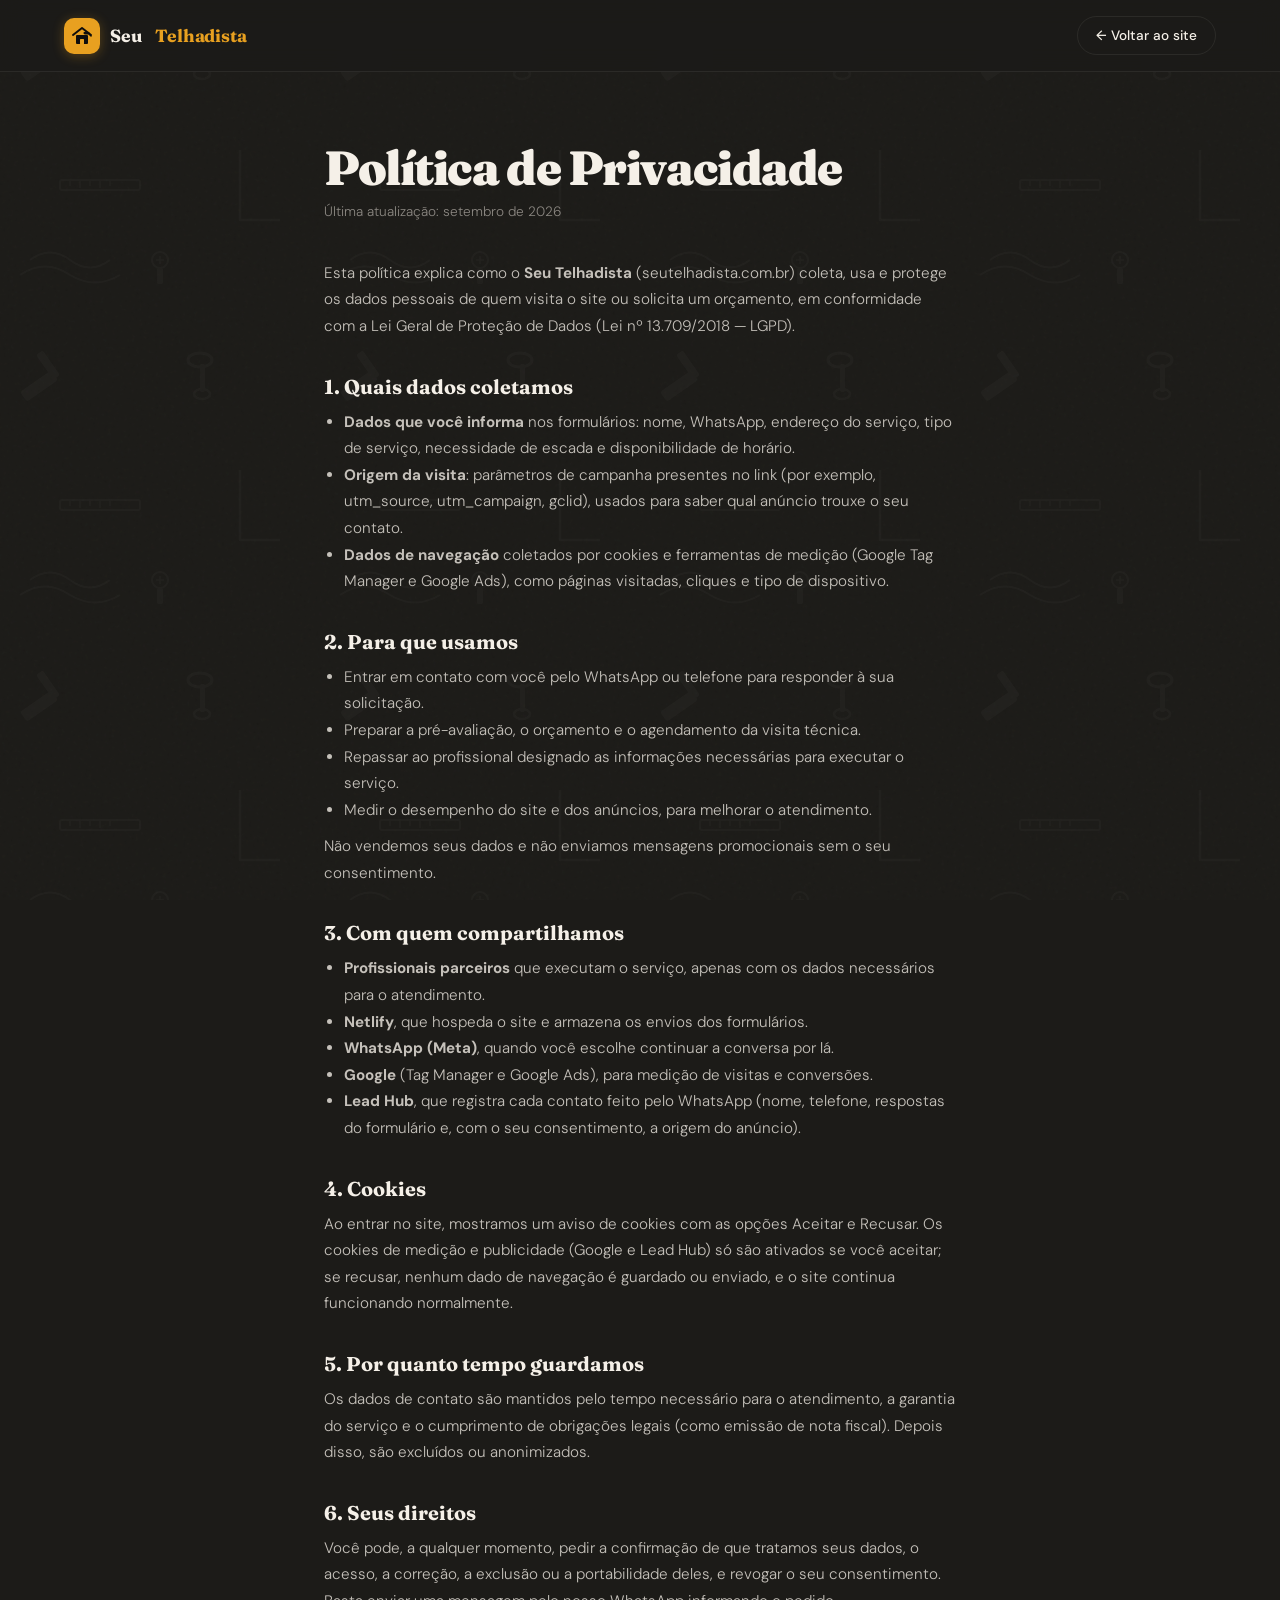
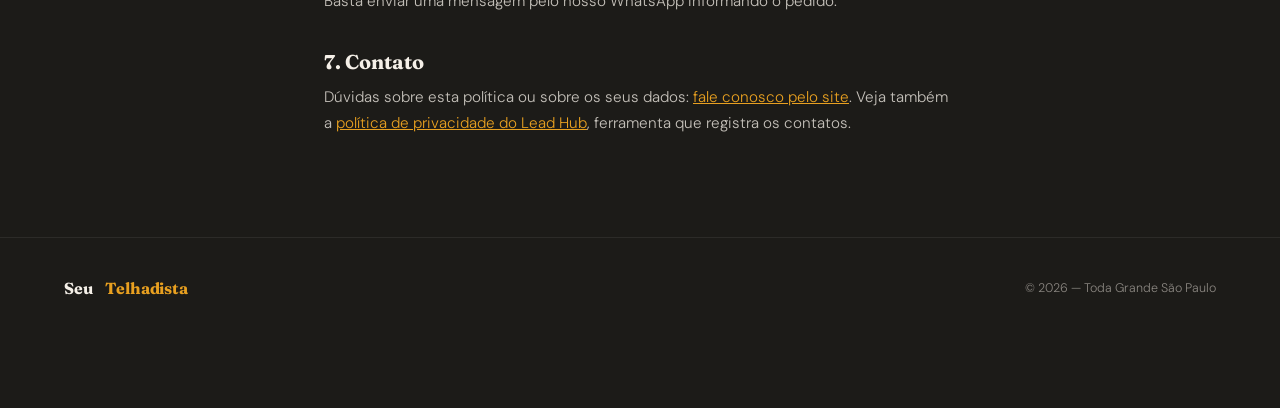
<file: privacidade.html>
<!DOCTYPE html>
<html lang="pt-BR">
<head>
  <meta charset="UTF-8" />
  <meta name="viewport" content="width=device-width, initial-scale=1.0"/>
  <title>Política de Privacidade | Seu Telhadista</title>
  <meta name="description" content="Como o Seu Telhadista coleta, usa e protege os seus dados pessoais.">
  <link rel="canonical" href="https://seutelhadista.com.br/privacidade.html">
  <link rel="icon" type="image/png" href="assets/favicon.png"/>
  <meta name="robots" content="noindex, follow">
  <link rel="preconnect" href="https://fonts.googleapis.com">
  <link rel="preconnect" href="https://fonts.gstatic.com" crossorigin>
  <link href="https://fonts.googleapis.com/css2?family=Fraunces:wght@700;900&family=DM+Sans:wght@300;400;500;600&display=swap" rel="stylesheet">
  <link rel="stylesheet" href="styles.css">

  <!-- Lead Hub -->
  <script src="https://leadinghub.netlify.app/tracker.js" data-key="pk_a97a2673c0844746a6a62eaeb35a6b3b" data-consent="banner" async></script>
  <!-- Fim Lead Hub -->
</head>
<body>

<nav>
  <a href="/" class="logo">
    <div class="logo-mark">
      <svg width="22" height="22" viewBox="0 0 22 22" fill="none" xmlns="http://www.w3.org/2000/svg">
        <path d="M2 10L11 3L20 10" stroke="#0f0e0d" stroke-width="2" stroke-linecap="round" stroke-linejoin="round"/>
        <rect x="5" y="10" width="12" height="9" rx="1" fill="#0f0e0d"/>
        <rect x="9" y="14" width="4" height="5" rx="0.5" fill="#e8a020"/>
        <ellipse cx="15.5" cy="8" rx="3" ry="1.5" fill="#0f0e0d"/>
        <line x1="18" y1="9" x2="20" y2="11" stroke="#0f0e0d" stroke-width="1.5" stroke-linecap="round"/>
      </svg>
    </div>
    Seu&nbsp;<span>Telhadista</span>
  </a>
  <a href="/" class="btn-ghost" style="display:inline-flex">← Voltar ao site</a>
</nav>

<main class="legal">
  <h1>Política de Privacidade</h1>
  <p class="legal-updated">Última atualização: setembro de 2026</p>

  <p>Esta política explica como o <strong>Seu Telhadista</strong> (seutelhadista.com.br) coleta, usa e protege os dados pessoais de quem visita o site ou solicita um orçamento, em conformidade com a Lei Geral de Proteção de Dados (Lei nº 13.709/2018 — LGPD).</p>

  <h2>1. Quais dados coletamos</h2>
  <ul>
    <li><strong>Dados que você informa</strong> nos formulários: nome, WhatsApp, endereço do serviço, tipo de serviço, necessidade de escada e disponibilidade de horário.</li>
    <li><strong>Origem da visita</strong>: parâmetros de campanha presentes no link (por exemplo, utm_source, utm_campaign, gclid), usados para saber qual anúncio trouxe o seu contato.</li>
    <li><strong>Dados de navegação</strong> coletados por cookies e ferramentas de medição (Google Tag Manager e Google Ads), como páginas visitadas, cliques e tipo de dispositivo.</li>
  </ul>

  <h2>2. Para que usamos</h2>
  <ul>
    <li>Entrar em contato com você pelo WhatsApp ou telefone para responder à sua solicitação.</li>
    <li>Preparar a pré-avaliação, o orçamento e o agendamento da visita técnica.</li>
    <li>Repassar ao profissional designado as informações necessárias para executar o serviço.</li>
    <li>Medir o desempenho do site e dos anúncios, para melhorar o atendimento.</li>
  </ul>
  <p>Não vendemos seus dados e não enviamos mensagens promocionais sem o seu consentimento.</p>

  <h2>3. Com quem compartilhamos</h2>
  <ul>
    <li><strong>Profissionais parceiros</strong> que executam o serviço, apenas com os dados necessários para o atendimento.</li>
    <li><strong>Netlify</strong>, que hospeda o site e armazena os envios dos formulários.</li>
    <li><strong>WhatsApp (Meta)</strong>, quando você escolhe continuar a conversa por lá.</li>
    <li><strong>Google</strong> (Tag Manager e Google Ads), para medição de visitas e conversões.</li>
    <li><strong>Lead Hub</strong>, que registra cada contato feito pelo WhatsApp (nome, telefone, respostas do formulário e, com o seu consentimento, a origem do anúncio).</li>
  </ul>

  <h2>4. Cookies</h2>
  <p>Ao entrar no site, mostramos um aviso de cookies com as opções Aceitar e Recusar. Os cookies de medição e publicidade (Google e Lead Hub) só são ativados se você aceitar; se recusar, nenhum dado de navegação é guardado ou enviado, e o site continua funcionando normalmente.</p>

  <h2>5. Por quanto tempo guardamos</h2>
  <p>Os dados de contato são mantidos pelo tempo necessário para o atendimento, a garantia do serviço e o cumprimento de obrigações legais (como emissão de nota fiscal). Depois disso, são excluídos ou anonimizados.</p>

  <h2>6. Seus direitos</h2>
  <p>Você pode, a qualquer momento, pedir a confirmação de que tratamos seus dados, o acesso, a correção, a exclusão ou a portabilidade deles, e revogar o seu consentimento. Basta enviar uma mensagem pelo nosso WhatsApp informando o pedido.</p>

  <h2>7. Contato</h2>
  <p>Dúvidas sobre esta política ou sobre os seus dados: <a href="/#orcamento">fale conosco pelo site</a>. Veja também a <a href="https://leadinghub.netlify.app/privacidade/pk_a97a2673c0844746a6a62eaeb35a6b3b" target="_blank" rel="noopener">política de privacidade do Lead Hub</a>, ferramenta que registra os contatos.</p>
</main>

<footer>
  <a href="/" class="logo">Seu&nbsp;<span>Telhadista</span></a>
  <p>© 2026 — Toda Grande São Paulo</p>
</footer>

</body>
</html>
</file>
<file: styles.css>
*, *::before, *::after { box-sizing: border-box; margin: 0; padding: 0; }

:root {
  --ink:     #0f0e0d;
  --stone:   #1c1b18;
  --warm:    #2a2825;
  --amber:   #e8a020;
  --amber2:  #f5c15e;
  --cream:   #f5f0e8;
  --muted:   #8a8680;
  --border:  rgba(255,255,255,0.07);
  --green:   #25D366;
  --green2:  #20bc5a;
  --r:       6px;
}

html { scroll-behavior: smooth; }

body {
  font-family: 'DM Sans', sans-serif;
  background: var(--stone);
  color: var(--cream);
  min-height: 100vh;
  overflow-x: hidden;
  -webkit-font-smoothing: antialiased;
}

body.modal-open { overflow: hidden; }

a { color: inherit; }

/* ── NOISE TEXTURE OVERLAY ── */
body::before {
  content: '';
  position: fixed; inset: 0; z-index: 0; pointer-events: none;
  background-image: url("data:image/svg+xml,%3Csvg viewBox='0 0 256 256' xmlns='http://www.w3.org/2000/svg'%3E%3Cfilter id='n'%3E%3CfeTurbulence type='fractalNoise' baseFrequency='0.9' numOctaves='4' stitchTiles='stitch'/%3E%3C/filter%3E%3Crect width='100%25' height='100%25' filter='url(%23n)' opacity='0.04'/%3E%3C/svg%3E");
  opacity: 0.5;
}

/* ── CONSTRUCTION TEXTURE ── */
body::after {
  content: '';
  position: fixed; inset: 0; z-index: 0; pointer-events: none;
  background-image: url("data:image/svg+xml,%3Csvg xmlns='http://www.w3.org/2000/svg' width='320' height='320' opacity='0.022'%3E%3C!-- martelo --%3E%3Crect x='20' y='60' width='38' height='12' rx='3' fill='%23fff' transform='rotate(-35 39 66)'/%3E%3Crect x='44' y='30' width='8' height='30' rx='2' fill='%23fff' transform='rotate(-35 48 45)'/%3E%3C!-- chave inglesa --%3E%3Cellipse cx='200' cy='40' rx='12' ry='7' fill='none' stroke='%23fff' stroke-width='3'/%3E%3Crect x='200' y='44' width='5' height='28' rx='2' fill='%23fff'/%3E%3Cellipse cx='202' cy='74' rx='8' ry='5' fill='none' stroke='%23fff' stroke-width='2.5'/%3E%3C!-- régua --%3E%3Crect x='60' y='180' width='80' height='10' rx='2' fill='none' stroke='%23fff' stroke-width='2'/%3E%3Cline x1='70' y1='180' x2='70' y2='186' stroke='%23fff' stroke-width='1.5'/%3E%3Cline x1='80' y1='180' x2='80' y2='188' stroke='%23fff' stroke-width='1.5'/%3E%3Cline x1='90' y1='180' x2='90' y2='186' stroke='%23fff' stroke-width='1.5'/%3E%3Cline x1='100' y1='180' x2='100' y2='188' stroke='%23fff' stroke-width='1.5'/%3E%3Cline x1='110' y1='180' x2='110' y2='186' stroke='%23fff' stroke-width='1.5'/%3E%3C!-- esquadro --%3E%3Cpath d='M240 150 L240 220 L280 220' fill='none' stroke='%23fff' stroke-width='2.5' stroke-linejoin='round'/%3E%3C!-- parafuso --%3E%3Ccircle cx='160' cy='260' r='8' fill='none' stroke='%23fff' stroke-width='2'/%3E%3Cline x1='156' y1='260' x2='164' y2='260' stroke='%23fff' stroke-width='1.5'/%3E%3Cline x1='160' y1='256' x2='160' y2='264' stroke='%23fff' stroke-width='1.5'/%3E%3Crect x='157' y='268' width='6' height='16' rx='2' fill='%23fff'/%3E%3C!-- telha --%3E%3Cpath d='M30 260 Q50 245 70 260 Q90 275 110 260' fill='none' stroke='%23fff' stroke-width='2'/%3E%3Cpath d='M20 275 Q45 258 70 275 Q95 290 120 275' fill='none' stroke='%23fff' stroke-width='2'/%3E%3C/svg%3E");
  background-size: 320px 320px;
  background-repeat: repeat;
}

section, header, footer, nav, .marquee { position: relative; z-index: 1; }

/* ── NAVBAR ── */
nav {
  display: flex; align-items: center; justify-content: space-between;
  padding: 16px 5vw;
  border-bottom: 1px solid var(--border);
  position: sticky; top: 0; z-index: 100;
  background: rgba(28,27,24,0.92);
  backdrop-filter: blur(12px);
  -webkit-backdrop-filter: blur(12px);
}

.logo {
  font-family: 'Fraunces', serif;
  font-size: 1.1rem;
  font-weight: 700;
  letter-spacing: -0.01em;
  color: var(--cream);
  display: flex;
  align-items: center;
  gap: 10px;
  text-decoration: none;
}
.logo span { color: var(--amber); }
.logo-mark {
  width: 36px; height: 36px;
  background: var(--amber);
  border-radius: 10px;
  display: flex; align-items: center; justify-content: center;
  flex-shrink: 0;
  box-shadow: 0 2px 12px rgba(232,160,32,0.3);
}

.nav-cta { display: flex; align-items: center; gap: 10px; }

.btn-wpp {
  display: inline-flex; align-items: center; gap: 8px;
  background: var(--green);
  color: #fff;
  font-family: 'DM Sans', sans-serif;
  font-size: 0.85rem;
  font-weight: 600;
  padding: 10px 20px;
  border-radius: 100px;
  text-decoration: none;
  transition: background 0.2s, transform 0.15s;
  cursor: pointer;
  border: none;
  white-space: nowrap;
}
.btn-wpp:hover { background: var(--green2); transform: translateY(-1px); }
.btn-wpp svg { width: 16px; height: 16px; flex-shrink: 0; }

.btn-ghost {
  display: inline-flex; align-items: center; gap: 8px;
  color: var(--cream);
  font-family: 'DM Sans', sans-serif;
  font-size: 0.85rem;
  font-weight: 500;
  padding: 10px 18px;
  border-radius: 100px;
  border: 1px solid var(--border);
  text-decoration: none;
  transition: border-color 0.2s, background 0.2s;
}
.btn-ghost:hover { border-color: var(--amber); background: rgba(232,160,32,0.06); }

/* ── BUTTONS ── */
.btn-primary {
  display: inline-flex; align-items: center; justify-content: center; gap: 10px;
  background: var(--amber);
  color: var(--ink);
  font-family: 'DM Sans', sans-serif;
  font-size: 1rem;
  font-weight: 600;
  padding: 16px 30px;
  border-radius: 100px;
  text-decoration: none;
  border: none;
  cursor: pointer;
  transition: background 0.2s, transform 0.15s, box-shadow 0.2s;
  box-shadow: 0 4px 24px rgba(232,160,32,0.25);
}
.btn-primary:hover { background: var(--amber2); transform: translateY(-2px); box-shadow: 0 8px 32px rgba(232,160,32,0.35); }
.btn-primary:active, .btn-submit:active, .btn-call:active { transform: scale(0.97); }

.btn-call {
  display: inline-flex; align-items: center; justify-content: center; gap: 10px;
  color: var(--cream);
  font-size: 0.95rem;
  font-weight: 500;
  text-decoration: none;
  padding: 16px 24px;
  border-radius: 100px;
  border: 1px solid rgba(255,255,255,0.18);
  transition: border-color 0.2s, background 0.2s;
}
.btn-call:hover { border-color: var(--amber); }
.btn-call-wpp { color: #fff; border-color: rgba(37,211,102,0.55); background: rgba(37,211,102,0.08); }
.btn-call-wpp svg { color: var(--green); }
.btn-call-wpp:hover { border-color: var(--green); background: rgba(37,211,102,0.14); }

.btn-call-tel svg { color: var(--amber); }
.btn-call-tel:hover { border-color: var(--amber); background: rgba(232,160,32,0.08); }

.btn-block { width: 100%; }

/* Links de ligação: área de toque generosa e sem destaque azul do iOS */
a[href^="tel:"] { -webkit-tap-highlight-color: rgba(232,160,32,0.2); touch-action: manipulation; }

/* ── HERO ── */
.hero {
  min-height: 88vh;
  display: flex; flex-direction: column; justify-content: center;
  padding: 80px 5vw 60px;
  position: relative;
  overflow: hidden;
}

.hero-photo-bg { position: absolute; inset: 0; z-index: 0; overflow: hidden; }
.hero-photo-bg img {
  width: 100%; height: 100%;
  object-fit: cover;
  object-position: center 60%;
  filter: brightness(0.12) saturate(0.4);
}
.hero > *:not(.hero-photo-bg) { position: relative; z-index: 1; }

.hero-avatar {
  display: none;
  width: 96px; height: 96px;
  border-radius: 50%;
  object-fit: cover;
  object-position: center 20%;
  background: var(--amber);
  border: 3px solid rgba(232,160,32,0.6);
  box-shadow: 0 8px 24px rgba(0,0,0,0.45);
  margin-bottom: 20px;
  animation: fadeUp 0.7s ease both;
}

.hero-badge {
  display: inline-flex; align-items: center; gap: 8px;
  border: 1px solid rgba(232,160,32,0.3);
  border-radius: 100px;
  padding: 6px 16px;
  font-size: 0.78rem;
  font-weight: 500;
  letter-spacing: 0.06em;
  text-transform: uppercase;
  color: var(--amber);
  margin-bottom: 32px;
  width: fit-content;
  animation: fadeUp 0.7s ease both;
}

.pulse-dot {
  width: 7px; height: 7px;
  background: var(--amber);
  border-radius: 50%;
  animation: pulse 2s infinite;
}
@keyframes pulse {
  0%,100% { opacity: 1; transform: scale(1); }
  50% { opacity: 0.4; transform: scale(0.7); }
}

h1 {
  font-family: 'Fraunces', serif;
  font-size: clamp(2.8rem, 7vw, 6rem);
  font-weight: 900;
  line-height: 1.0;
  letter-spacing: -0.03em;
  max-width: 780px;
  animation: fadeUp 0.7s 0.1s ease both;
}
h1 em { font-style: italic; color: var(--amber); font-weight: 300; }

.hero-sub {
  margin-top: 28px;
  font-size: 1.1rem;
  color: #a9a49d;
  max-width: 480px;
  line-height: 1.7;
  font-weight: 300;
  animation: fadeUp 0.7s 0.2s ease both;
}

.hero-actions {
  display: flex; flex-wrap: wrap; align-items: center; gap: 14px;
  margin-top: 44px;
  animation: fadeUp 0.7s 0.3s ease both;
}


.hero-trust {
  display: flex; flex-wrap: wrap; gap: 28px;
  margin-top: 60px;
  padding-top: 40px;
  border-top: 1px solid var(--border);
  animation: fadeUp 0.7s 0.4s ease both;
}
.trust-item { display: flex; flex-direction: column; }
.trust-num {
  font-family: 'Fraunces', serif;
  font-size: 2rem;
  font-weight: 900;
  color: var(--amber);
  letter-spacing: -0.03em;
  line-height: 1;
}
.trust-label { font-size: 0.8rem; color: var(--muted); margin-top: 4px; font-weight: 400; }

/* decorative grid line */
.hero::after {
  content: '';
  position: absolute;
  right: 5vw; top: 80px; bottom: 60px;
  width: 1px;
  background: linear-gradient(to bottom, transparent, var(--border) 30%, var(--border) 70%, transparent);
}

/* ── MASCOTE HERO ── */
.hero-mascote {
  position: absolute !important;
  right: 6vw;
  bottom: 0;
  z-index: 2;
  pointer-events: none;
}
.mascote-img {
  height: 340px;
  width: auto;
  display: block;
  filter: drop-shadow(0 8px 32px rgba(0,0,0,0.5));
  animation: mascoteEntrada 0.8s 0.3s ease both;
}
@keyframes mascoteEntrada {
  from { opacity: 0; transform: translateY(30px); }
  to   { opacity: 1; transform: translateY(0); }
}

/* ── MARQUEE ── */
.marquee {
  overflow: hidden;
  padding: 12px 0;
  border-top: 1px solid rgba(232,160,32,0.25);
  border-bottom: 1px solid rgba(232,160,32,0.25);
  background: rgba(232,160,32,0.08);
}
.marquee-track {
  display: flex;
  width: max-content;
  animation: scrollLeft 30s linear infinite;
}
.marquee-track span {
  white-space: nowrap;
  color: var(--amber);
  font-size: 0.8rem;
  font-weight: 600;
  letter-spacing: 0.04em;
  text-transform: uppercase;
  padding-right: 32px;
}

/* ── SECTION HEADINGS ── */
.section-label {
  font-size: 0.75rem;
  font-weight: 600;
  letter-spacing: 0.1em;
  text-transform: uppercase;
  color: var(--amber);
  margin-bottom: 20px;
}

.section-title {
  font-family: 'Fraunces', serif;
  font-size: clamp(2rem, 4vw, 3rem);
  font-weight: 900;
  letter-spacing: -0.02em;
  line-height: 1.1;
  max-width: 500px;
  margin-bottom: 60px;
}
.section-title em { color: var(--amber); font-style: italic; font-weight: 300; }

.section-hint {
  font-size: 0.85rem;
  color: var(--muted);
  margin: -44px 0 28px;
}

/* ── FLOW SECTION ── */
.flow-section {
  padding: 100px 5vw;
  border-top: 1px solid var(--border);
  background: var(--stone);
}
.flow-section .section-title { margin-bottom: 64px; }

.flow-progress {
  display: flex;
  align-items: center;
  gap: 6px;
  margin-bottom: 48px;
}
.flow-progress-dot {
  width: 6px; height: 6px;
  border-radius: 50%;
  background: var(--border);
  transition: background 0.3s, width 0.3s;
}
.flow-progress-dot.active { background: var(--amber); width: 20px; border-radius: 3px; }

.flow-steps {
  display: flex;
  align-items: flex-start;
  gap: 0;
  flex-wrap: wrap;
  row-gap: 48px;
}

.flow-arrow {
  font-size: 1.4rem;
  color: var(--amber);
  opacity: 0;
  padding: 0 4px;
  margin-top: 36px;
  flex-shrink: 0;
  transition: opacity 0.4s ease;
}
.flow-arrow.visible { opacity: 0.4; }

.flow-step {
  flex: 1;
  min-width: 160px;
  max-width: 220px;
  display: flex;
  flex-direction: column;
  gap: 10px;
  position: relative;
  opacity: 0;
  transform: translateY(24px);
  transition: opacity 0.5s ease, transform 0.5s ease;
}
.flow-step.visible { opacity: 1; transform: translateY(0); }

.flow-icon {
  width: 46px; height: 46px;
  background: rgba(255,255,255,0.05);
  border: 1px solid var(--border);
  border-radius: 12px;
  display: flex; align-items: center; justify-content: center;
  color: var(--muted);
  margin-bottom: 4px;
  transition: all 0.2s ease;
}
.flow-step:hover .flow-icon {
  background: rgba(232,160,32,0.12);
  border-color: rgba(232,160,32,0.3);
  color: var(--amber);
  transform: scale(1.08);
}
.flow-icon-amber {
  background: rgba(232,160,32,0.1);
  border-color: rgba(232,160,32,0.25);
  color: var(--amber);
}

.flow-num {
  font-family: 'Fraunces', serif;
  font-size: 0.7rem;
  font-weight: 700;
  letter-spacing: 0.1em;
  color: var(--amber);
  opacity: 0.6;
}
.flow-step h3 {
  font-family: 'Fraunces', serif;
  font-size: 1.05rem;
  font-weight: 700;
  letter-spacing: -0.01em;
  line-height: 1.2;
}
.flow-step p { font-size: 0.83rem; color: var(--muted); line-height: 1.65; font-weight: 300; }

.flow-tag {
  display: inline-block;
  font-size: 0.7rem;
  font-weight: 600;
  letter-spacing: 0.04em;
  padding: 4px 10px;
  border-radius: 100px;
  border: 1px solid var(--border);
  color: var(--muted);
  width: fit-content;
  margin-top: 2px;
}
.flow-tag-amber {
  border-color: rgba(232,160,32,0.3);
  color: var(--amber);
  background: rgba(232,160,32,0.06);
}

.flow-cta { margin-top: 64px; display: flex; justify-content: flex-start; }

@media (max-width: 900px) {
  .flow-arrow { display: none; }
  .flow-steps { flex-direction: column; gap: 0; }
  .flow-step { max-width: 100%; border-left: 2px solid var(--border); padding-left: 28px; padding-bottom: 40px; margin-left: 20px; }
  .flow-step:last-child { padding-bottom: 0; border-left-color: transparent; }
}

/* ── SERVICES ── */
.services {
  padding: 100px 5vw;
  border-top: 1px solid var(--border);
}

.services-grid {
  display: grid;
  grid-template-columns: repeat(auto-fill, minmax(280px, 1fr));
  gap: 2px;
}

.service-card {
  appearance: none;
  border: none;
  text-align: left;
  font: inherit;
  color: inherit;
  cursor: pointer;
  background: var(--warm);
  padding: 36px 32px;
  transition: background 0.2s;
  display: flex;
  flex-direction: column;
}
.service-card:hover { background: #2f2d29; }
.service-card:focus-visible { outline: 2px solid var(--amber); outline-offset: -2px; }
.service-card:first-child { border-radius: var(--r) 0 0 0; }
.service-card:last-child  { border-radius: 0 0 var(--r) var(--r); }

.service-icon {
  width: 44px; height: 44px;
  border-radius: 10px;
  background: rgba(232,160,32,0.12);
  display: flex; align-items: center; justify-content: center;
  margin-bottom: 24px;
  color: var(--amber);
}

.service-card h3 {
  font-family: 'Fraunces', serif;
  font-size: 1.3rem;
  font-weight: 700;
  margin-bottom: 12px;
  letter-spacing: -0.01em;
}
.service-card p { font-size: 0.9rem; color: var(--muted); line-height: 1.7; font-weight: 300; flex: 1; }

.service-more {
  display: inline-flex; align-items: center; gap: 6px;
  margin-top: 20px;
  font-size: 0.8rem;
  font-weight: 600;
  color: var(--amber);
}
.service-card:hover .service-more svg { transform: translateX(3px); }
.service-more svg { transition: transform 0.2s; }

.dots { display: none; justify-content: center; gap: 6px; margin-top: 18px; }
.dot {
  width: 7px; height: 7px;
  border-radius: 50%;
  background: rgba(255,255,255,0.15);
  transition: background .2s ease, width .2s ease;
}
.dot.active { background: var(--amber); width: 20px; border-radius: 4px; }

/* Carrossel horizontal no mobile */
@media (max-width: 720px) {
  .services-grid {
    display: flex;
    overflow-x: auto;
    scroll-snap-type: x mandatory;
    gap: 12px;
    margin: 0 -5vw;
    padding: 4px 5vw 8px;
    scrollbar-width: none;
  }
  .services-grid::-webkit-scrollbar { display: none; }
  .service-card {
    flex: 0 0 82%;
    scroll-snap-align: center;
    border-radius: 14px !important;
    border: 1px solid var(--border);
  }
  .dots { display: flex; }
}

/* ── REVIEWS ── */
.reviews-section {
  padding: 100px 5vw;
  border-top: 1px solid var(--border);
  background: var(--ink);
}
.reviews-grid {
  display: grid;
  grid-template-columns: repeat(auto-fill, minmax(280px, 1fr));
  gap: 2px;
  margin-top: 48px;
}
.review-card {
  background: var(--warm);
  padding: 36px 32px;
  display: flex;
  flex-direction: column;
  gap: 16px;
}
.review-stars { color: var(--amber); font-size: 1rem; letter-spacing: 2px; }
.review-text {
  font-size: 0.9rem;
  color: rgba(245,240,232,0.8);
  line-height: 1.75;
  font-weight: 300;
  font-style: italic;
  flex: 1;
}
.review-author {
  display: flex;
  align-items: center;
  gap: 12px;
  padding-top: 16px;
  border-top: 1px solid var(--border);
}
.review-avatar {
  width: 38px; height: 38px;
  background: rgba(232,160,32,0.15);
  border: 1px solid rgba(232,160,32,0.25);
  border-radius: 50%;
  display: flex; align-items: center; justify-content: center;
  font-family: 'Fraunces', serif;
  font-weight: 700;
  font-size: 1rem;
  color: var(--amber);
  flex-shrink: 0;
}
.review-author strong { display: block; font-size: 0.88rem; font-weight: 600; }
.review-author span { font-size: 0.75rem; color: var(--muted); font-weight: 300; }

.review-card-placeholder {
  background: rgba(255,255,255,0.02);
  border: 1px dashed rgba(255,255,255,0.1);
  align-items: center;
  justify-content: center;
  text-align: center;
  gap: 12px;
  min-height: 200px;
}
.review-placeholder-icon { color: var(--muted); opacity: 0.4; }
.review-card-placeholder p {
  font-family: 'Fraunces', serif;
  font-size: 1rem;
  font-weight: 700;
  color: rgba(245,240,232,0.3);
}
.review-card-placeholder span { font-size: 0.78rem; color: var(--muted); font-weight: 300; opacity: 0.6; }

/* ── TICKER GALLERY ── */
.gallery { padding: 100px 0; border-top: 1px solid var(--border); background: var(--ink); }
.gallery .section-label,
.gallery .section-title { padding: 0 5vw; }
.gallery .section-title { margin-bottom: 48px; }

.ticker-wrap { overflow: hidden; width: 100%; }
.ticker { display: flex; gap: 3px; width: max-content; }
.ticker-left  { animation: scrollLeft  28s linear infinite; }
.ticker-right { animation: scrollRight 38s linear infinite; }
.ticker:hover { animation-play-state: paused; }

@keyframes scrollLeft  { from { transform: translateX(0); } to { transform: translateX(-50%); } }
@keyframes scrollRight { from { transform: translateX(-50%); } to { transform: translateX(0); } }

.ticker-item {
  flex-shrink: 0;
  width: 320px;
  height: 230px;
  position: relative;
  overflow: hidden;
  border-radius: 4px;
}
.ticker-item-tall { height: 200px; width: 360px; }
.ticker-item img {
  width: 100%; height: 100%;
  object-fit: cover;
  transition: transform 0.5s ease, filter 0.4s;
  filter: brightness(0.8) saturate(0.85);
}
.ticker-item:hover img { transform: scale(1.06); filter: brightness(1) saturate(1.1); }
.ticker-item span {
  position: absolute;
  bottom: 12px; left: 12px;
  background: rgba(15,14,13,0.72);
  backdrop-filter: blur(6px);
  border: 1px solid var(--border);
  border-radius: 100px;
  padding: 4px 12px;
  font-size: 0.7rem;
  font-weight: 500;
  color: var(--cream);
  letter-spacing: 0.04em;
  white-space: nowrap;
}
@media (max-width: 600px) {
  .ticker-item { width: 240px; height: 180px; }
  .ticker-item-tall { width: 270px; height: 160px; }
}

/* ── FAQ ── */
.faq { padding: 100px 5vw; border-top: 1px solid var(--border); }
.faq .section-title { margin-bottom: 48px; }

.faq-grid {
  display: grid;
  grid-template-columns: 1fr 1fr;
  gap: 2px;
  align-items: start;
}
@media (max-width: 700px) { .faq-grid { grid-template-columns: 1fr; } }

.faq-item { background: var(--warm); }
.faq-item summary {
  list-style: none;
  cursor: pointer;
  padding: 24px 56px 24px 28px;
  position: relative;
  font-family: 'Fraunces', serif;
  font-size: 1.05rem;
  font-weight: 700;
  letter-spacing: -0.01em;
  line-height: 1.3;
}
.faq-item summary::-webkit-details-marker { display: none; }
.faq-item summary::after {
  content: '+';
  position: absolute;
  right: 24px; top: 50%;
  transform: translateY(-50%);
  font-family: 'DM Sans', sans-serif;
  font-size: 1.4rem;
  font-weight: 300;
  color: var(--amber);
  transition: transform 0.2s;
}
.faq-item[open] summary::after { transform: translateY(-50%) rotate(45deg); }
.faq-item summary:focus-visible { outline: 2px solid var(--amber); outline-offset: -2px; }
.faq-item p {
  padding: 0 28px 26px;
  font-size: 0.88rem;
  color: var(--muted);
  line-height: 1.7;
  font-weight: 300;
}

/* ── FORM ── */
.form-section {
  padding: 100px 5vw;
  border-top: 1px solid var(--border);
  background: var(--ink);
  scroll-margin-top: 60px;
}
.form-inner {
  display: grid;
  grid-template-columns: 1fr 1fr;
  gap: 80px;
  align-items: start;
  max-width: 1100px;
  margin: 0 auto;
}
@media (max-width: 860px) { .form-inner { grid-template-columns: 1fr; gap: 40px; } }

.form-title {
  font-family: 'Fraunces', serif;
  font-size: clamp(2rem, 3.5vw, 2.8rem);
  font-weight: 900;
  letter-spacing: -0.03em;
  line-height: 1.05;
  margin-bottom: 20px;
}
.form-title em { color: var(--amber); font-style: italic; font-weight: 300; }

.form-desc {
  font-size: 0.92rem;
  color: var(--muted);
  line-height: 1.75;
  font-weight: 300;
  margin-bottom: 32px;
}

.form-badges { display: flex; flex-wrap: wrap; gap: 10px; }
.fbadge {
  font-size: 0.78rem;
  font-weight: 500;
  color: var(--amber);
  border: 1px solid rgba(232,160,32,0.25);
  border-radius: 100px;
  padding: 5px 14px;
}

.form-card {
  background: var(--warm);
  border-radius: 16px;
  padding: 36px 32px;
  border: 1px solid var(--border);
}
@media (max-width: 480px) { .form-card { padding: 28px 20px; } }

.hp-field { display: none; }

.form-step-label {
  font-size: 0.75rem;
  font-weight: 600;
  letter-spacing: 0.08em;
  text-transform: uppercase;
  color: var(--amber);
  margin-bottom: 28px;
}

.field-group { margin-bottom: 24px; }
.field-group > label:first-child {
  display: block;
  font-size: 0.82rem;
  font-weight: 500;
  color: rgba(245,240,232,0.7);
  margin-bottom: 10px;
  letter-spacing: 0.01em;
}

.field-group input[type="text"],
.field-group input[type="tel"],
.field-group select {
  width: 100%;
  background: rgba(255,255,255,0.05);
  border: 1px solid rgba(255,255,255,0.1);
  border-radius: 8px;
  padding: 13px 16px;
  font-family: 'DM Sans', sans-serif;
  font-size: 1rem;
  color: var(--cream);
  outline: none;
  transition: border-color 0.2s, background 0.2s;
}
.field-group select { appearance: none; background-image: linear-gradient(45deg, transparent 50%, var(--amber) 50%), linear-gradient(135deg, var(--amber) 50%, transparent 50%); background-position: calc(100% - 20px) 55%, calc(100% - 15px) 55%; background-size: 5px 5px; background-repeat: no-repeat; }
.field-group select option { background: var(--warm); color: var(--cream); }
.field-group input:focus,
.field-group select:focus { border-color: var(--amber); background-color: rgba(232,160,32,0.05); }
.field-group input::placeholder { color: var(--muted); }
.field-group .invalid { border-color: #e5484d !important; }

.form-error {
  font-size: 0.82rem;
  color: #ff8a8d;
  background: rgba(229,72,77,0.1);
  border: 1px solid rgba(229,72,77,0.3);
  border-radius: 8px;
  padding: 10px 14px;
  margin-bottom: 12px;
}

/* radio cards */
.radio-grid { display: grid; grid-template-columns: 1fr 1fr; gap: 8px; }
.radio-option {
  display: flex;
  align-items: center;
  gap: 10px;
  background: rgba(255,255,255,0.04);
  border: 1px solid var(--border);
  border-radius: 8px;
  padding: 11px 14px;
  cursor: pointer;
  transition: border-color 0.2s, background 0.2s;
  font-size: 0.82rem;
  font-weight: 400;
  color: var(--cream);
  user-select: none;
}
.radio-option input[type="radio"],
.toggle-option input[type="radio"] { position: absolute; opacity: 0; pointer-events: none; }
.radio-option:has(input:checked) {
  border-color: var(--amber);
  background: rgba(232,160,32,0.1);
  color: var(--amber);
  font-weight: 500;
}
.radio-option:has(input:focus-visible),
.toggle-option:has(input:focus-visible) { outline: 2px solid var(--amber); outline-offset: 2px; }
.radio-option:hover { border-color: rgba(232,160,32,0.4); }

/* toggle row */
.toggle-row { display: flex; flex-wrap: wrap; gap: 8px; }
.toggle-option {
  display: flex;
  align-items: center;
  gap: 8px;
  background: rgba(255,255,255,0.04);
  border: 1px solid var(--border);
  border-radius: 100px;
  padding: 9px 18px;
  cursor: pointer;
  font-size: 0.82rem;
  font-weight: 400;
  color: var(--cream);
  transition: border-color 0.2s, background 0.2s;
  user-select: none;
}
.toggle-option:has(input:checked) {
  border-color: var(--amber);
  background: rgba(232,160,32,0.12);
  color: var(--amber);
  font-weight: 500;
}
.toggle-option:hover { border-color: rgba(232,160,32,0.4); }

.btn-submit {
  width: 100%;
  display: flex; align-items: center; justify-content: center; gap: 10px;
  background: var(--amber);
  color: var(--ink);
  font-family: 'DM Sans', sans-serif;
  font-size: 1rem;
  font-weight: 700;
  padding: 16px 24px;
  border-radius: 100px;
  border: none;
  cursor: pointer;
  margin-top: 10px;
  transition: background 0.2s, transform 0.15s, box-shadow 0.2s;
  box-shadow: 0 4px 24px rgba(232,160,32,0.25);
}
.btn-submit:hover { background: var(--amber2); transform: translateY(-2px); box-shadow: 0 8px 32px rgba(232,160,32,0.35); }

.form-privacy {
  text-align: center;
  font-size: 0.72rem;
  color: var(--muted);
  margin-top: 14px;
  font-weight: 300;
  line-height: 1.5;
}
.form-privacy a { color: var(--amber); }

/* ── CTA FINAL ── */
.cta-section {
  padding: 120px 5vw;
  border-top: 1px solid var(--border);
  text-align: center;
  background: var(--stone);
}
.cta-section h2 {
  font-family: 'Fraunces', serif;
  font-size: clamp(2.2rem, 5vw, 4rem);
  font-weight: 900;
  letter-spacing: -0.03em;
  line-height: 1.05;
  margin-bottom: 20px;
}
.cta-section h2 em { color: var(--amber); font-style: italic; font-weight: 300; }
.cta-section p { color: var(--muted); margin-bottom: 48px; font-size: 1rem; font-weight: 300; }
.cta-actions { display: flex; flex-wrap: wrap; justify-content: center; gap: 14px; }

/* ── FOOTER ── */
footer {
  padding: 40px 5vw 110px;
  border-top: 1px solid var(--border);
  display: flex;
  align-items: center;
  justify-content: space-between;
  flex-wrap: wrap;
  gap: 16px;
}
footer .logo { font-size: 1rem; }
footer p { font-size: 0.78rem; color: var(--muted); font-weight: 300; }
footer p a { color: var(--muted); }
footer p a:hover { color: var(--amber); }
#btn-tel-rodape { display: inline-block; padding: 14px 0; margin: -14px 0; }

/* ── LIGAÇÃO NO FORMULÁRIO ── */
.form-tel {
  display: flex; align-items: center; justify-content: center; gap: 8px;
  margin-top: 14px;
  min-height: 48px;
  padding: 12px 16px;
  border: 1px dashed rgba(232,160,32,0.35);
  border-radius: 12px;
  font-size: 0.9rem;
  color: var(--cream);
  text-decoration: none;
}
.form-tel svg { color: var(--amber); flex-shrink: 0; }
.form-tel strong { color: var(--amber); font-weight: 600; white-space: nowrap; }
.form-tel:hover { border-style: solid; }

/* ── FLOATING TEL (só no celular) ── */
.float-tel {
  display: none;
  position: fixed;
  bottom: 96px; right: 29px; z-index: 90;
  width: 48px; height: 48px;
  background: var(--amber);
  color: var(--ink);
  border-radius: 50%;
  align-items: center; justify-content: center;
  box-shadow: 0 4px 18px rgba(232,160,32,0.4);
  text-decoration: none;
}

/* ── FLOATING WPP ── */
.float-wpp {
  position: fixed;
  bottom: 24px; right: 24px; z-index: 90;
  width: 58px; height: 58px;
  background: var(--green);
  border-radius: 50%;
  display: flex; align-items: center; justify-content: center;
  box-shadow: 0 4px 20px rgba(37,211,102,0.4);
  text-decoration: none;
  transition: transform 0.2s, box-shadow 0.2s;
}
.float-wpp:hover { transform: scale(1.08); box-shadow: 0 8px 30px rgba(37,211,102,0.5); }
.float-wpp::before {
  content: '';
  position: absolute; inset: 0;
  border-radius: 50%;
  box-shadow: 0 0 0 0 rgba(37,211,102,0.5);
  animation: ring 2.4s ease-out infinite;
}
@keyframes ring {
  0%   { box-shadow: 0 0 0 0 rgba(37,211,102,0.5); }
  80%  { box-shadow: 0 0 0 14px rgba(37,211,102,0); }
  100% { box-shadow: 0 0 0 0 rgba(37,211,102,0); }
}

/* ── MODAIS ── */
.modal-overlay {
  position: fixed;
  inset: 0;
  z-index: 200;
  background: rgba(10,9,8,0.72);
  backdrop-filter: blur(4px);
  display: flex;
  align-items: flex-end;
  justify-content: center;
}
.modal-overlay[hidden] { display: none; }
.modal {
  background: var(--warm);
  border: 1px solid rgba(255,255,255,0.08);
  width: 100%;
  max-width: 460px;
  max-height: 92vh;
  overflow-y: auto;
  border-radius: 20px 20px 0 0;
  padding: 32px 24px 28px;
  position: relative;
  animation: slideUp .25s ease;
}
@media (min-width: 640px) {
  .modal-overlay { align-items: center; padding: 20px; }
  .modal { border-radius: 20px; padding: 36px 32px 30px; }
}
@keyframes slideUp { from { transform: translateY(30px); opacity: 0; } to { transform: translateY(0); opacity: 1; } }

.modal h3 {
  font-family: 'Fraunces', serif;
  font-size: 1.45rem;
  font-weight: 700;
  letter-spacing: -0.01em;
  line-height: 1.2;
  margin-bottom: 12px;
  padding-right: 28px;
}
.modal > p { color: rgba(245,240,232,0.75); font-size: 0.92rem; line-height: 1.7; font-weight: 300; margin-bottom: 24px; }
.modal-icon { margin-bottom: 18px; }
.modal-close {
  position: absolute;
  top: 14px; right: 14px;
  width: 34px; height: 34px;
  border-radius: 50%;
  border: 1px solid var(--border);
  background: rgba(255,255,255,0.06);
  color: var(--cream);
  font-size: 1.2rem;
  line-height: 1;
  cursor: pointer;
}
.modal-close:hover { border-color: var(--amber); }

.online-badge {
  display: inline-flex;
  align-items: center;
  gap: 7px;
  background: rgba(37,211,102,0.1);
  border: 1px solid rgba(37,211,102,0.3);
  color: var(--green);
  font-size: 0.75rem;
  font-weight: 700;
  padding: 5px 12px;
  border-radius: 100px;
  margin-bottom: 16px;
}
.online-dot {
  width: 8px; height: 8px;
  border-radius: 50%;
  background: var(--green);
  flex-shrink: 0;
  animation: onlinePulse 1.8s ease-in-out infinite;
}
@keyframes onlinePulse {
  0% { box-shadow: 0 0 0 0 rgba(37,211,102,0.6); }
  70% { box-shadow: 0 0 0 7px rgba(37,211,102,0); }
  100% { box-shadow: 0 0 0 0 rgba(37,211,102,0); }
}
.modal .trust-line {
  display: block;
  font-size: 0.8rem;
  font-weight: 500;
  color: var(--amber);
  background: rgba(232,160,32,0.08);
  border: 1px solid rgba(232,160,32,0.2);
  border-radius: 10px;
  padding: 9px 14px;
  margin-bottom: 22px;
}
.modal .field-group { margin-bottom: 16px; }

/* ── LEGAL ── */
.legal {
  max-width: 760px;
  margin: 0 auto;
  padding: 72px 5vw 100px;
}
.legal h1 { font-size: clamp(2rem, 5vw, 3rem); margin-bottom: 8px; }
.legal .legal-updated { color: var(--muted); font-size: 0.85rem; margin-bottom: 36px; }
.legal h2 { font-family: 'Fraunces', serif; font-size: 1.25rem; margin: 34px 0 10px; }
.legal p, .legal li { color: rgba(245,240,232,0.78); font-size: 0.95rem; line-height: 1.75; font-weight: 300; }
.legal ul { padding-left: 20px; margin: 10px 0; }
.legal a { color: var(--amber); }

/* ── ANIMATIONS ── */
@keyframes fadeUp {
  from { opacity: 0; transform: translateY(20px); }
  to   { opacity: 1; transform: translateY(0); }
}

/* ── RESPONSIVO ── */
@media (max-width: 860px) {
  .hero-mascote { display: none; }
  .hero-avatar { display: block; }
}

@media (max-width: 600px) {
  nav { padding: 12px 16px; }
  nav .btn-tel-nav { padding: 0; width: 42px; height: 42px; justify-content: center; border-color: rgba(232,160,32,0.4); color: var(--amber); }
  nav .btn-tel-nav .tel-label { display: none; }
  .float-tel { display: flex; }
  .nav-cta { gap: 8px; flex-shrink: 0; }
  .logo { font-size: 1rem; gap: 8px; min-width: 0; }
  .logo-mark { width: 32px; height: 32px; }
  .hero::after { display: none; }
  .hero { min-height: auto; padding: 44px 5vw 48px; }
  .hero-badge { margin-bottom: 22px; }
  .hero-sub { margin-top: 20px; font-size: 1rem; }
  .hero-actions { margin-top: 30px; flex-direction: column; align-items: stretch; }
  .hero-trust { margin-top: 36px; padding-top: 28px; gap: 20px 28px; display: grid; grid-template-columns: 1fr 1fr; }
  .trust-num { font-size: 1.7rem; }
  .flow-section, .services, .reviews-section, .faq, .form-section { padding: 72px 5vw; }
  .gallery { padding: 72px 0; }
  .cta-section { padding: 80px 5vw; }
  .section-title { margin-bottom: 44px; }
  .section-hint { margin-top: -30px; }
  .flow-cta .btn-primary, .cta-actions a { width: 100%; }
  .btn-primary, .btn-call { min-height: 52px; }
  .radio-grid { grid-template-columns: 1fr; }
  footer { flex-direction: column; align-items: flex-start; }
}

/* Celulares pequenos (até 400px): menu do topo compacto para não estourar a largura */
@media (max-width: 400px) {
  nav { padding: 10px 12px; }
  .logo { font-size: 0.92rem; gap: 6px; }
  .logo-mark { width: 30px; height: 30px; border-radius: 8px; }
  .logo-mark svg { width: 18px; height: 18px; }
  nav .btn-tel-nav { width: 38px; height: 38px; }
  nav .btn-wpp { padding: 9px 13px; font-size: 0.8rem; gap: 6px; }
  nav .btn-wpp svg { width: 14px; height: 14px; }
}
@media (max-width: 340px) {
  nav .btn-wpp .nav-wpp-extra { display: none; }
}

@media (prefers-reduced-motion: reduce) {
  *, *::before, *::after { animation: none !important; transition: none !important; }
  html { scroll-behavior: auto; }
  .flow-step, .flow-arrow { opacity: 1; transform: none; }
}
</file>
